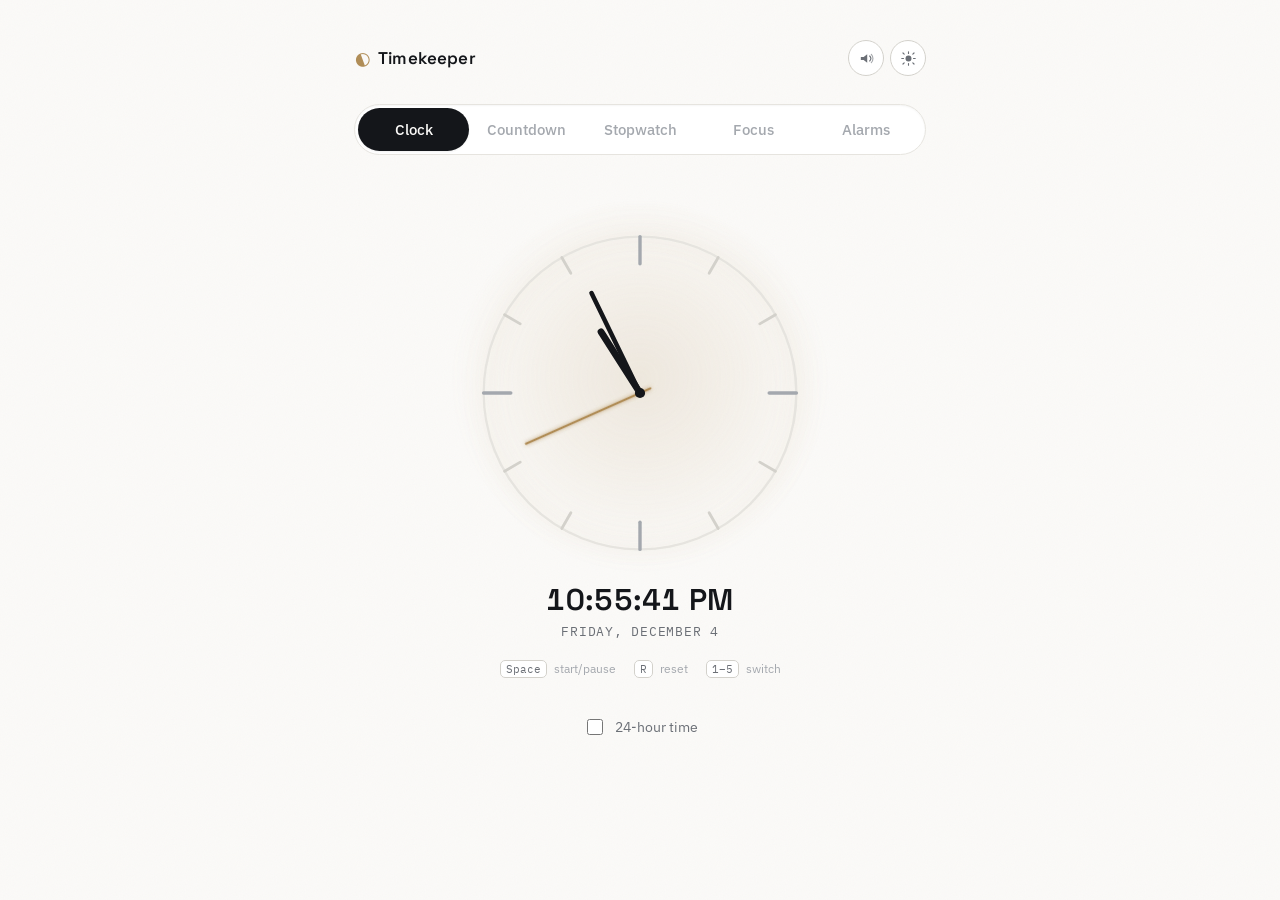
<file: index.html>
<!DOCTYPE html>
<html lang="en">
<head>
<meta charset="UTF-8">
<meta name="viewport" content="width=device-width, initial-scale=1, viewport-fit=cover">
<title>Timekeeper</title>
<meta name="description" content="A clock, countdown, stopwatch, Pomodoro timer, and alarms, in one quiet instrument.">
<meta name="theme-color" content="#fbfaf8" media="(prefers-color-scheme: light)">
<meta name="theme-color" content="#0e0f12" media="(prefers-color-scheme: dark)">
<meta name="color-scheme" content="light dark">
<meta name="mobile-web-app-capable" content="yes">
<meta name="apple-mobile-web-app-capable" content="yes">
<meta name="apple-mobile-web-app-status-bar-style" content="default">

<link rel="manifest" href="manifest.json">
<link rel="icon" href="icons/icon-192.png" type="image/png">
<link rel="apple-touch-icon" href="icons/icon-192.png">

<link rel="preconnect" href="https://fonts.googleapis.com">
<link rel="preconnect" href="https://fonts.gstatic.com" crossorigin>
<link href="https://fonts.googleapis.com/css2?family=Space+Grotesk:wght@400;500;600;700&family=IBM+Plex+Sans:wght@400;500;600&family=IBM+Plex+Mono:wght@400;500&display=swap" rel="stylesheet">

<link rel="stylesheet" href="css/style.css">

<!-- Applied before paint so the correct theme renders on first frame, no flash. -->
<script>
  (function () {
    try {
      var t = localStorage.getItem('tk:theme');
      if (t === 'light' || t === 'dark') document.documentElement.setAttribute('data-theme', t);
    } catch (e) {}
  })();
</script>
</head>
<body>

<div class="grain" aria-hidden="true"></div>

<div class="app">

  <!-- ===== Header ===== -->
  <header class="header">
    <div class="wordmark">
      <span class="wordmark-mark" aria-hidden="true">◐</span>
      <span class="wordmark-text">Timekeeper</span>
    </div>
    <div class="header-actions">
      <button class="icon-btn" id="soundToggle" type="button" aria-label="Mute sound" aria-pressed="false">
        <svg class="icon icon-sound-on" viewBox="0 0 24 24" fill="none" aria-hidden="true"><path d="M4 10v4h4l5 4V6L8 10H4Z" fill="currentColor"/><path d="M16.5 8.5a5 5 0 0 1 0 7" stroke="currentColor" stroke-width="1.6" stroke-linecap="round"/><path d="M18.8 6.2a8.5 8.5 0 0 1 0 11.6" stroke="currentColor" stroke-width="1.6" stroke-linecap="round" opacity="0.6"/></svg>
        <svg class="icon icon-sound-off" viewBox="0 0 24 24" fill="none" aria-hidden="true"><path d="M4 10v4h4l5 4V6L8 10H4Z" fill="currentColor"/><path d="M16 9l4.5 6M20.5 9 16 15" stroke="currentColor" stroke-width="1.6" stroke-linecap="round"/></svg>
      </button>
      <button class="icon-btn" id="themeToggle" type="button" aria-label="Switch to dark theme" aria-pressed="false">
        <svg class="icon icon-sun" viewBox="0 0 24 24" fill="none" aria-hidden="true"><circle cx="12" cy="12" r="4.2" fill="currentColor"/><g stroke="currentColor" stroke-width="1.6" stroke-linecap="round"><path d="M12 2.5v2.4M12 19.1v2.4M4.2 4.2l1.7 1.7M18.1 18.1l1.7 1.7M2.5 12h2.4M19.1 12h2.4M4.2 19.8l1.7-1.7M18.1 5.9l1.7-1.7"/></g></svg>
        <svg class="icon icon-moon" viewBox="0 0 24 24" fill="none" aria-hidden="true"><path d="M20 14.5A8.5 8.5 0 1 1 9.5 4a6.8 6.8 0 0 0 10.5 10.5Z" fill="currentColor"/></svg>
      </button>
      <button class="install-btn" id="installBtn" hidden type="button">Install app</button>
    </div>
  </header>

  <!-- ===== Mode switcher ===== -->
  <nav class="switcher" role="tablist" aria-label="Choose a mode">
    <span class="switcher-pill" id="switcherPill" aria-hidden="true"></span>
    <button class="switcher-item" role="tab" data-mode="clock" aria-selected="true">Clock</button>
    <button class="switcher-item" role="tab" data-mode="countdown" aria-selected="false">Countdown</button>
    <button class="switcher-item" role="tab" data-mode="stopwatch" aria-selected="false">Stopwatch</button>
    <button class="switcher-item" role="tab" data-mode="pomodoro" aria-selected="false">Focus</button>
    <button class="switcher-item" role="tab" data-mode="alarms" aria-selected="false">Alarms</button>
  </nav>

  <!-- ===== Stage: ring + digits, shared by clock/countdown/stopwatch/pomodoro ===== -->
  <main class="stage" id="stage">

    <div class="ring-wrap" id="ringWrap">
      <div class="ring-glow" aria-hidden="true"></div>
      <svg class="ring" viewBox="0 0 300 300" aria-hidden="true">
        <defs>
          <linearGradient id="ringGradBrass" x1="0%" y1="0%" x2="100%" y2="100%">
            <stop offset="0%" stop-color="#d9b878"/>
            <stop offset="100%" stop-color="#9d7a45"/>
          </linearGradient>
          <linearGradient id="ringGradNavy" x1="0%" y1="0%" x2="100%" y2="100%">
            <stop offset="0%" stop-color="#3a4f85"/>
            <stop offset="100%" stop-color="#161f38"/>
          </linearGradient>
        </defs>
        <circle class="ring-track" cx="150" cy="150" r="138"></circle>
        <circle class="ring-progress" id="ringProgress" cx="150" cy="150" r="138"></circle>
        <!-- Parked at the 3 o'clock point (cx = cx-center + r) because the whole
             .ring svg carries a -90deg CSS rotation (the same trick ring-progress's
             stroke-dashoffset relies on to start at 12 instead of 3). Starting the
             tick here means JS's rotate(0deg) lands it at 12, not 9. -->
        <circle class="ring-tick" id="ringTick" cx="288" cy="150" r="3.5"></circle>
      </svg>

      <!-- Analog watch face: hour ticks + hour/minute/second hands. Only shown in Clock mode. -->
      <svg class="hands" id="handsSvg" viewBox="0 0 300 300" aria-hidden="true">
        <g id="hourTicks"></g>
        <line class="hand hand-hour" id="handHour" x1="150" y1="150" x2="150" y2="86"></line>
        <line class="hand hand-minute" id="handMinute" x1="150" y1="150" x2="150" y2="52"></line>
        <line class="hand hand-second" id="handSecond" x1="150" y1="160" x2="150" y2="40"></line>
        <circle class="hand-pivot" cx="150" cy="150" r="4.5"></circle>
      </svg>

      <div class="readout">
        <div class="digits" id="digits" aria-live="off">00:00:00</div>
        <div class="sub" id="subLabel">&nbsp;</div>
      </div>
    </div>

    <!-- Clock's own digital readout, given its own room below the dial so it
         never fights the hands for space (a hand can sweep through any point
         inside the circle; this can't). -->
    <div class="clock-meta" id="clockMeta" hidden>
      <div class="clock-meta-time" id="clockDigital">00:00:00</div>
      <div class="clock-meta-date" id="clockDate">&nbsp;</div>
    </div>

    <!-- Pomodoro session dots -->
    <div class="session-dots" id="sessionDots" hidden></div>

    <!-- Shared transport controls (countdown / stopwatch / pomodoro) -->
    <div class="transport" id="transport" hidden>
      <button class="btn btn-ghost" id="resetBtn" type="button">Reset</button>
      <button class="btn btn-primary" id="startBtn" type="button">Start</button>
      <button class="btn btn-ghost" id="lapBtn" type="button" hidden>Lap</button>
      <button class="btn btn-ghost btn-icon-text" id="addMinuteBtn" type="button" hidden>+1:00</button>
    </div>

    <p class="kbd-hint" id="kbdHint" aria-hidden="true">
      <span><kbd>Space</kbd> start/pause</span>
      <span><kbd>R</kbd> reset</span>
      <span><kbd>1–5</kbd> switch</span>
    </p>

  </main>

  <!-- ===== Mode panels: mode-specific content below the stage ===== -->

  <!-- Clock options -->
  <section class="panel" id="panel-clock" data-panel="clock">
    <label class="toggle">
      <input type="checkbox" id="clock24h">
      <span>24-hour time</span>
    </label>
  </section>

  <!-- Countdown presets & entry -->
  <section class="panel" id="panel-countdown" data-panel="countdown" hidden>
    <div class="chips" id="countdownChips"></div>
    <div class="time-entry" id="countdownEntry">
      <div class="entry-field">
        <input type="number" id="cdHours" min="0" max="23" value="0" inputmode="numeric" aria-label="Hours">
        <label>hr</label>
      </div>
      <div class="entry-field">
        <input type="number" id="cdMinutes" min="0" max="59" value="5" inputmode="numeric" aria-label="Minutes">
        <label>min</label>
      </div>
      <div class="entry-field">
        <input type="number" id="cdSeconds" min="0" max="59" value="0" inputmode="numeric" aria-label="Seconds">
        <label>sec</label>
      </div>
      <button class="btn btn-text" id="savePresetBtn" type="button">Save as preset</button>
    </div>
  </section>

  <!-- Stopwatch laps -->
  <section class="panel" id="panel-stopwatch" data-panel="stopwatch" hidden>
    <ol class="laps" id="lapsList"></ol>
  </section>

  <!-- Pomodoro settings -->
  <section class="panel" id="panel-pomodoro" data-panel="pomodoro" hidden>
    <div class="time-entry">
      <div class="entry-field">
        <input type="number" id="pomoFocus" min="1" max="120" value="25" inputmode="numeric" aria-label="Focus minutes">
        <label>focus</label>
      </div>
      <div class="entry-field">
        <input type="number" id="pomoShort" min="1" max="60" value="5" inputmode="numeric" aria-label="Short break minutes">
        <label>short</label>
      </div>
      <div class="entry-field">
        <input type="number" id="pomoLong" min="1" max="60" value="15" inputmode="numeric" aria-label="Long break minutes">
        <label>long</label>
      </div>
      <div class="entry-field">
        <input type="number" id="pomoRounds" min="1" max="12" value="4" inputmode="numeric" aria-label="Rounds before long break">
        <label>rounds</label>
      </div>
    </div>
  </section>

  <!-- Alarms -->
  <section class="panel" id="panel-alarms" data-panel="alarms" hidden>
    <div class="alarm-entry">
      <input type="time" id="alarmTime" aria-label="Alarm time">
      <input type="text" id="alarmLabel" placeholder="Label (optional)" maxlength="40">
      <button class="btn btn-primary btn-compact" id="addAlarmBtn" type="button">Add</button>
    </div>
    <div class="alarm-days" id="alarmDays">
      <button class="day-chip" data-day="0" type="button">S</button>
      <button class="day-chip" data-day="1" type="button">M</button>
      <button class="day-chip" data-day="2" type="button">T</button>
      <button class="day-chip" data-day="3" type="button">W</button>
      <button class="day-chip" data-day="4" type="button">T</button>
      <button class="day-chip" data-day="5" type="button">F</button>
      <button class="day-chip" data-day="6" type="button">S</button>
    </div>
    <p class="hint">Repeats only on selected days. Leave none selected for a one-time alarm.</p>
    <ol class="alarms-list" id="alarmsList"></ol>
    <p class="hint hint-quiet">Alarms sound while Timekeeper is open in a browser tab or installed window. Keep it running for it to ring.</p>
  </section>

</div>

<!-- Full-screen alarm-ringing takeover: replaces the old beep-and-toast with
     something you can actually act on — stop it, or push it back 5 minutes. -->
<div class="ring-overlay" id="alarmRingOverlay" hidden role="alertdialog" aria-modal="true" aria-labelledby="alarmRingLabel">
  <div class="ring-overlay-card">
    <div class="ring-overlay-icon" aria-hidden="true">⏰</div>
    <div class="ring-overlay-time" id="alarmRingTime">00:00</div>
    <div class="ring-overlay-label" id="alarmRingLabel">Alarm</div>
    <div class="ring-overlay-actions">
      <button class="btn btn-ghost btn-lg" id="alarmSnoozeBtn" type="button">Snooze 5m</button>
      <button class="btn btn-primary btn-lg" id="alarmStopBtn" type="button">Stop</button>
    </div>
  </div>
</div>

<div class="toast" id="toast" role="status" aria-live="polite"></div>

<script src="js/app.js"></script>
</body>
</html>
</file>
<file: css/style.css>
/* ============================================================
   Timekeeper — design tokens
   Concept: a precision instrument on paper. Ink and brass on
   white (or brass on graphite at night), tabular digits, a
   single brass ring as the signature element across every mode.
   ============================================================ */

:root {
  --paper: #fbfaf8;
  --paper-raised: #ffffff;
  --ink: #14161a;
  --ink-soft: #6b6f76;
  --ink-faint: #a4a8ae;
  --brass: #b08d57;
  --brass-strong: #9d7a45;
  --brass-soft: #ddc9a3;
  --focus-navy: #1d2b4f;
  --line: #e6e4df;
  --line-strong: #d3d1cb;
  --danger: #a4432f;

  --shadow-color: 20, 18, 14;
  --shadow-sm: 0 1px 2px rgba(var(--shadow-color), 0.06);
  --shadow-md: 0 6px 18px -6px rgba(var(--shadow-color), 0.16), 0 2px 6px rgba(var(--shadow-color), 0.08);
  --shadow-lg: 0 20px 44px -12px rgba(var(--shadow-color), 0.22);
  --ring-glow-color: 176, 141, 87;

  --font-display: 'Space Grotesk', 'Helvetica Neue', Arial, sans-serif;
  --font-body: 'IBM Plex Sans', 'Helvetica Neue', Arial, sans-serif;
  --font-mono: 'IBM Plex Mono', 'SFMono-Regular', Consolas, monospace;

  /* Floor keeps the ring legible on the narrowest phones; ceiling keeps it from
     ballooning on tablets, since vw alone would keep growing past a comfortable size. */
  --ring-size: clamp(188px, 62vw, 340px);
  --ease: cubic-bezier(0.22, 1, 0.36, 1);
  --spring: cubic-bezier(0.34, 1.56, 0.64, 1);

  --safe-t: env(safe-area-inset-top, 0px);
  --safe-r: env(safe-area-inset-right, 0px);
  --safe-b: env(safe-area-inset-bottom, 0px);
  --safe-l: env(safe-area-inset-left, 0px);

  color-scheme: light;
}

/* Dark theme — follows the system by default, overridable via the header toggle
   (which sets data-theme on <html> and persists it to localStorage). */
@media (prefers-color-scheme: dark) {
  :root:not([data-theme="light"]) {
    --paper: #0e0f12;
    --paper-raised: #17181c;
    --ink: #f1efe9;
    --ink-soft: #a3a7ae;
    --ink-faint: #6b6f76;
    --brass: #d9b878;
    --brass-strong: #e9cd97;
    --brass-soft: #4a4130;
    --focus-navy: #7c93d6;
    --line: #2a2b30;
    --line-strong: #3a3b40;
    --danger: #d97a63;
    --shadow-color: 0, 0, 0;
    --ring-glow-color: 217, 184, 120;
    color-scheme: dark;
  }
}
:root[data-theme="dark"] {
  --paper: #0e0f12;
  --paper-raised: #17181c;
  --ink: #f1efe9;
  --ink-soft: #a3a7ae;
  --ink-faint: #6b6f76;
  --brass: #d9b878;
  --brass-strong: #e9cd97;
  --brass-soft: #4a4130;
  --focus-navy: #7c93d6;
  --line: #2a2b30;
  --line-strong: #3a3b40;
  --danger: #d97a63;
  --shadow-color: 0, 0, 0;
  --ring-glow-color: 217, 184, 120;
  color-scheme: dark;
}

* { box-sizing: border-box; }

/* The `hidden` attribute is how every mode-specific block in this app is
   shown/hidden. Without this rule, any element that also has an unconditional
   `display` declaration (e.g. .transport, .session-dots use display:flex)
   would win the cascade over the browser's own [hidden] rule and show anyway,
   since author CSS outranks the user-agent stylesheet regardless of
   specificity. This guarantees hidden always means hidden. */
[hidden] {
  display: none !important;
}

html, body {
  margin: 0;
  padding: 0;
  background: var(--paper);
  color: var(--ink);
  font-family: var(--font-body);
  -webkit-font-smoothing: antialiased;
  transition: background 0.35s var(--ease), color 0.35s var(--ease);
}

body {
  min-height: 100vh;
  min-height: 100dvh;
  display: flex;
  justify-content: center;
  position: relative;
}

/* A whisper of paper grain so the instrument doesn't read as a flat digital
   rectangle — visible only as texture, never as pattern. */
.grain {
  position: fixed;
  inset: 0;
  z-index: 0;
  pointer-events: none;
  opacity: 0.035;
  mix-blend-mode: multiply;
  background-image: url("data:image/svg+xml;utf8,<svg xmlns='http://www.w3.org/2000/svg' width='120' height='120'><filter id='n'><feTurbulence type='fractalNoise' baseFrequency='0.9' numOctaves='2' stitchTiles='stitch'/></filter><rect width='100%25' height='100%25' filter='url(%23n)'/></svg>");
}
:root[data-theme="dark"] .grain { mix-blend-mode: overlay; opacity: 0.05; }
@media (prefers-color-scheme: dark) {
  :root:not([data-theme="light"]) .grain { mix-blend-mode: overlay; opacity: 0.05; }
}

.app {
  position: relative;
  z-index: 1;
  width: 100%;
  max-width: 560px;
  padding: calc(28px + var(--safe-t)) calc(24px + var(--safe-r)) calc(56px + var(--safe-b)) calc(24px + var(--safe-l));
  display: flex;
  flex-direction: column;
  min-height: 100dvh;
}

button {
  font-family: inherit;
  cursor: pointer;
  -webkit-tap-highlight-color: transparent;
  touch-action: manipulation;
}

input {
  font-family: inherit;
  -webkit-tap-highlight-color: transparent;
}

:focus-visible {
  outline: 2px solid var(--focus-navy);
  outline-offset: 3px;
  border-radius: 4px;
}

/* ============================================================
   Header
   ============================================================ */

.header {
  display: flex;
  align-items: center;
  justify-content: space-between;
  margin-bottom: 28px;
  gap: 12px;
}

.wordmark {
  display: flex;
  align-items: center;
  gap: 8px;
  color: var(--ink);
  min-width: 0;
}

.wordmark-mark {
  font-size: 18px;
  color: var(--brass);
  transform: rotate(-20deg);
  display: inline-block;
}

.wordmark-text {
  font-family: var(--font-display);
  font-weight: 600;
  font-size: 17px;
  letter-spacing: 0.01em;
  white-space: nowrap;
}

.header-actions {
  display: flex;
  align-items: center;
  gap: 6px;
  flex: 0 0 auto;
}

.icon-btn {
  display: flex;
  align-items: center;
  justify-content: center;
  width: 36px;
  height: 36px;
  border-radius: 50%;
  border: 1px solid var(--line-strong);
  background: var(--paper-raised);
  color: var(--ink-soft);
  transition: border-color 0.2s var(--ease), color 0.2s var(--ease), transform 0.15s var(--spring), box-shadow 0.2s var(--ease);
}
.icon-btn:hover { border-color: var(--brass); color: var(--ink); box-shadow: var(--shadow-sm); }
.icon-btn:active { transform: scale(0.9); }
.icon-btn .icon { width: 17px; height: 17px; }

.icon-sound-off, .icon-moon { display: none; }
.icon-btn[aria-pressed="true"] .icon-sound-on { display: none; }
.icon-btn[aria-pressed="true"] .icon-sound-off { display: block; }
#themeToggle .icon-sun { display: block; }
#themeToggle .icon-moon { display: none; }
:root[data-theme="dark"] #themeToggle .icon-sun { display: none; }
:root[data-theme="dark"] #themeToggle .icon-moon { display: block; }
@media (prefers-color-scheme: dark) {
  :root:not([data-theme="light"]) #themeToggle .icon-sun { display: none; }
  :root:not([data-theme="light"]) #themeToggle .icon-moon { display: block; }
}

.install-btn {
  border: 1px solid var(--line-strong);
  background: var(--paper-raised);
  color: var(--ink-soft);
  font-size: 13px;
  padding: 7px 13px;
  border-radius: 100px;
  transition: border-color 0.2s var(--ease), color 0.2s var(--ease), box-shadow 0.2s var(--ease), transform 0.15s var(--spring);
}

.install-btn:hover {
  border-color: var(--brass);
  color: var(--ink);
  box-shadow: var(--shadow-sm);
}
.install-btn:active { transform: scale(0.96); }

/* ============================================================
   Mode switcher — a segmented control with a sliding pill,
   rather than a bare underline, for a more tactile feel.
   ============================================================ */

.switcher {
  position: relative;
  display: flex;
  gap: 2px;
  padding: 3px;
  background: var(--paper-raised);
  border: 1px solid var(--line);
  border-radius: 100px;
  margin-bottom: 28px;
  overflow-x: auto;
  scrollbar-width: none;
  box-shadow: inset 0 1px 2px rgba(var(--shadow-color), 0.04);
}
.switcher::-webkit-scrollbar { display: none; }

.switcher-pill {
  position: absolute;
  top: 3px;
  bottom: 3px;
  left: 3px;
  width: 0;
  background: var(--ink);
  border-radius: 100px;
  transition: transform 0.38s var(--spring), width 0.38s var(--spring);
  box-shadow: var(--shadow-sm);
  z-index: 0;
}

.switcher-item {
  position: relative;
  z-index: 1;
  flex: 0 0 auto;
  background: none;
  border: none;
  color: var(--ink-faint);
  font-size: 13.5px;
  font-weight: 500;
  padding: 10px 14px;
  min-height: 40px;
  white-space: nowrap;
  border-radius: 100px;
  transition: color 0.25s var(--ease);
}

.switcher-item[aria-selected="true"] {
  color: var(--paper);
}

.switcher-item:hover:not([aria-selected="true"]) {
  color: var(--ink);
}

/* ============================================================
   Stage — ring + digital readout (the signature element)
   ============================================================ */

.stage {
  display: flex;
  flex-direction: column;
  align-items: center;
  padding: 32px 0 8px;
}

.ring-wrap, .clock-meta, .session-dots {
  transition: opacity 0.3s var(--ease), transform 0.3s var(--ease);
}
.stage.mode-switching .ring-wrap,
.stage.mode-switching .clock-meta,
.stage.mode-switching .session-dots {
  opacity: 0;
  transform: translateY(8px) scale(0.985);
  transition: none;
}

.ring-wrap {
  position: relative;
  width: var(--ring-size);
  height: var(--ring-size);
}

/* Soft ambient glow seated behind the ring, echoing the brass accent —
   the one place this "quiet instrument" gets to feel lit from within. */
.ring-glow {
  position: absolute;
  inset: -6%;
  border-radius: 50%;
  background: radial-gradient(circle at 50% 46%, rgba(var(--ring-glow-color), 0.16), rgba(var(--ring-glow-color), 0) 68%);
  filter: blur(2px);
  pointer-events: none;
}

.ring {
  position: relative;
  width: 100%;
  height: 100%;
  transform: rotate(-90deg);
  filter: drop-shadow(0 2px 10px rgba(var(--ring-glow-color), 0.28));
}

.ring-track {
  fill: none;
  stroke: var(--line);
  stroke-width: 2;
}

.ring-progress {
  fill: none;
  stroke: url(#ringGradBrass);
  stroke-width: 3;
  stroke-linecap: round;
  stroke-dasharray: 867.08; /* 2 * PI * 138 */
  stroke-dashoffset: 867.08;
  transition: stroke-dashoffset 0.4s linear, stroke 0.3s var(--ease);
}

.ring-tick {
  fill: var(--brass);
  transition: transform 0.9s linear;
  transform-origin: 150px 150px;
  filter: drop-shadow(0 0 3px rgba(var(--ring-glow-color), 0.6));
}

/* Analog hands overlay — only visible in Clock mode */
.hands {
  position: absolute;
  inset: 0;
  width: 100%;
  height: 100%;
  display: none;
}

.ring-wrap.mode-clock .hands {
  display: block;
}

/* Ring stays as a quiet static face outline in Clock mode; the hands do the telling */
.ring-wrap.mode-clock .ring-progress,
.ring-wrap.mode-clock .ring-tick {
  opacity: 0;
}

.hour-tick {
  stroke: var(--line-strong);
  stroke-width: 2.5;
  stroke-linecap: round;
}

.hour-tick.major {
  stroke: var(--ink-faint);
  stroke-width: 3;
}

.hand {
  stroke-linecap: round;
  transform-origin: 150px 150px;
  transition: transform 0.2s var(--spring);
}

.hand-hour {
  stroke: var(--ink);
  stroke-width: 6;
}

.hand-minute {
  stroke: var(--ink);
  stroke-width: 4;
}

.hand-second {
  stroke: var(--brass);
  stroke-width: 2;
  filter: drop-shadow(0 0 2px rgba(var(--ring-glow-color), 0.7));
}

.hand-pivot {
  fill: var(--ink);
}

/* Digital readout is hidden inside the dial in Clock mode — the clock-meta
   block below the ring shows the time/date instead, with room to breathe. */
.ring-wrap.mode-clock .readout {
  display: none;
}

.clock-meta {
  margin-top: 22px;
  text-align: center;
  max-width: 100%;
  padding: 0 12px;
}

.clock-meta-time {
  font-family: var(--font-display);
  font-weight: 600;
  font-variant-numeric: tabular-nums;
  font-size: clamp(22px, 6vw, 30px);
  color: var(--ink);
  letter-spacing: 0.01em;
  line-height: 1;
}

.clock-meta-date {
  margin-top: 8px;
  font-family: var(--font-mono);
  font-size: 12.5px;
  letter-spacing: 0.06em;
  text-transform: uppercase;
  color: var(--ink-soft);
}

.readout {
  position: absolute;
  inset: 0;
  display: flex;
  flex-direction: column;
  align-items: center;
  justify-content: center;
  text-align: center;
  padding: 0 12px;
}

.digits {
  font-family: var(--font-display);
  font-weight: 600;
  font-variant-numeric: tabular-nums;
  font-size: clamp(34px, 9vw, 52px);
  letter-spacing: 0.01em;
  line-height: 1;
  transition: transform 0.15s var(--ease);
}

.digits.pulse {
  animation: pulse 1s var(--ease) infinite;
}

.digits-cs {
  font-size: 0.5em;
  font-weight: 500;
  color: var(--ink-soft);
  letter-spacing: 0;
  margin-left: 1px;
}

.ring-wrap.mode-stopwatch .digits {
  font-size: clamp(28px, 7.5vw, 44px);
}

.laps li .digits-cs {
  font-size: 0.85em;
}

@keyframes pulse {
  0%, 100% { opacity: 1; transform: scale(1); }
  50% { opacity: 0.55; transform: scale(1.04); }
}

.sub {
  margin-top: 10px;
  font-family: var(--font-mono);
  font-size: 12.5px;
  letter-spacing: 0.06em;
  text-transform: uppercase;
  color: var(--ink-soft);
  min-height: 16px;
}

/* Pomodoro session dots */
.session-dots {
  display: flex;
  gap: 7px;
  margin-top: 26px;
}

.session-dot {
  width: 6px;
  height: 6px;
  border-radius: 50%;
  background: var(--line-strong);
  transition: background 0.3s var(--ease), transform 0.3s var(--ease);
}

.session-dot.done {
  background: var(--brass);
}

.session-dot.current {
  background: var(--focus-navy);
  transform: scale(1.3);
}

/* ============================================================
   Transport controls
   ============================================================ */

.transport {
  display: flex;
  align-items: center;
  justify-content: center;
  flex-wrap: wrap;
  gap: 12px;
  margin-top: 30px;
}

.btn {
  border-radius: 100px;
  border: 1px solid transparent;
  font-size: 14px;
  font-weight: 500;
  padding: 12px 26px;
  transition: transform 0.15s var(--spring), background 0.2s var(--ease), border-color 0.2s var(--ease), color 0.2s var(--ease), box-shadow 0.2s var(--ease);
}

.btn:active {
  transform: scale(0.96);
}

.btn-primary {
  background: linear-gradient(180deg, var(--ink) 0%, color-mix(in srgb, var(--ink) 88%, black) 100%);
  color: var(--paper);
  min-width: 120px;
  box-shadow: var(--shadow-md);
}

.btn-primary:hover {
  background: var(--focus-navy);
  transform: translateY(-1px);
  box-shadow: var(--shadow-lg);
}
.btn-primary:active { transform: scale(0.96); }

.btn-primary.is-running {
  background: var(--paper-raised);
  color: var(--ink);
  border-color: var(--ink);
  box-shadow: var(--shadow-sm);
}
.btn-primary.is-running:hover { background: var(--paper-raised); }

.btn-lg {
  padding: 15px 30px;
  font-size: 15px;
  min-width: 140px;
}

.btn-ghost {
  background: var(--paper-raised);
  border-color: var(--line-strong);
  color: var(--ink-soft);
}

.btn-ghost:hover {
  border-color: var(--ink);
  color: var(--ink);
  box-shadow: var(--shadow-sm);
}

.btn-icon-text {
  font-family: var(--font-mono);
  font-size: 12.5px;
}

.btn-compact {
  padding: 10px 18px;
  min-width: 0;
}

.btn-text {
  background: none;
  border: none;
  color: var(--brass);
  font-size: 13px;
  padding: 6px 4px;
  white-space: nowrap;
}

.btn-text:hover {
  color: var(--ink);
}

/* A quiet hint for people on a real keyboard — hidden on touch-first widths
   where it would just be noise. */
.kbd-hint {
  display: flex;
  justify-content: center;
  gap: 18px;
  flex-wrap: wrap;
  margin: 22px 0 0;
  font-size: 11.5px;
  color: var(--ink-faint);
}
.kbd-hint kbd {
  font-family: var(--font-mono);
  font-size: 10.5px;
  border: 1px solid var(--line-strong);
  border-radius: 5px;
  padding: 1px 5px;
  margin-right: 4px;
  color: var(--ink-soft);
  background: var(--paper-raised);
}
@media (max-width: 700px), (pointer: coarse) {
  .kbd-hint { display: none; }
}

/* ============================================================
   Panels — mode-specific content
   ============================================================ */

.panel {
  margin-top: 32px;
  animation: panel-in 0.32s var(--ease);
}

@keyframes panel-in {
  from { opacity: 0; transform: translateY(6px); }
  to { opacity: 1; transform: translateY(0); }
}

.toggle {
  display: flex;
  align-items: center;
  justify-content: center;
  gap: 9px;
  font-size: 14px;
  color: var(--ink-soft);
}

.toggle input {
  width: 16px;
  height: 16px;
  accent-color: var(--brass);
}

/* Countdown chips */
.chips {
  display: flex;
  flex-wrap: wrap;
  gap: 8px;
  justify-content: center;
  margin-bottom: 22px;
}

.chip {
  border: 1px solid var(--line-strong);
  background: var(--paper-raised);
  color: var(--ink);
  font-size: 13px;
  padding: 8px 16px;
  border-radius: 100px;
  transition: border-color 0.2s var(--ease), background 0.2s var(--ease), box-shadow 0.2s var(--ease), transform 0.15s var(--spring);
  display: flex;
  align-items: center;
  gap: 6px;
}

.chip:hover {
  border-color: var(--brass);
  box-shadow: var(--shadow-sm);
}
.chip:active { transform: scale(0.96); }

.chip.custom {
  padding-right: 8px;
}

.chip-remove {
  background: none;
  border: none;
  color: var(--ink-faint);
  font-size: 14px;
  line-height: 1;
  padding: 2px;
}

.chip-remove:hover {
  color: var(--danger);
}

/* Time entry (countdown / pomodoro) */
.time-entry {
  display: flex;
  align-items: flex-end;
  justify-content: center;
  gap: clamp(10px, 4vw, 18px);
  flex-wrap: wrap;
}

.entry-field {
  display: flex;
  flex-direction: column;
  align-items: center;
  gap: 6px;
}

.entry-field input {
  width: clamp(42px, 13vw, 58px);
  text-align: center;
  font-family: var(--font-mono);
  font-size: 20px;
  border: none;
  border-bottom: 1px solid var(--line-strong);
  background: transparent;
  color: var(--ink);
  padding: 8px 0;
  transition: border-color 0.2s var(--ease);
}

.entry-field input:focus {
  border-color: var(--brass);
  outline: none;
}

.entry-field label {
  font-size: 11px;
  letter-spacing: 0.08em;
  text-transform: uppercase;
  color: var(--ink-faint);
}

/* Stopwatch laps */
.laps {
  list-style: none;
  margin: 0;
  padding: 0;
  max-height: 220px;
  overflow-y: auto;
}

.laps li {
  display: flex;
  justify-content: space-between;
  font-family: var(--font-mono);
  font-size: 13.5px;
  padding: 10px 4px;
  border-bottom: 1px solid var(--line);
  color: var(--ink-soft);
  animation: panel-in 0.28s var(--ease);
}

.laps li:first-child {
  color: var(--ink);
  font-weight: 500;
}

.laps-empty {
  text-align: center;
  color: var(--ink-faint);
  font-size: 13px;
  padding: 14px 0;
}

/* Alarms */
.alarm-entry {
  display: flex;
  gap: 10px;
  margin-bottom: 14px;
}

.alarm-entry input[type="time"] {
  border: 1px solid var(--line-strong);
  border-radius: 8px;
  padding: 10px 12px;
  font-family: var(--font-mono);
  font-size: 14px;
  color: var(--ink);
  background: var(--paper-raised);
  flex: 0 0 auto;
}

.alarm-entry input[type="text"] {
  flex: 1;
  min-width: 0;
  border: 1px solid var(--line-strong);
  border-radius: 8px;
  padding: 10px 12px;
  font-size: 14px;
  color: var(--ink);
  background: var(--paper-raised);
}

.alarm-entry input:focus {
  border-color: var(--brass);
  outline: none;
}

.alarm-days {
  display: flex;
  gap: 6px;
  justify-content: center;
  margin-bottom: 10px;
}

.day-chip {
  width: clamp(32px, 9.5vw, 38px);
  height: clamp(32px, 9.5vw, 38px);
  border-radius: 50%;
  border: 1px solid var(--line-strong);
  background: var(--paper-raised);
  color: var(--ink-soft);
  font-size: 12px;
  transition: all 0.2s var(--spring);
}

.day-chip.active {
  background: var(--ink);
  border-color: var(--ink);
  color: var(--paper);
  box-shadow: var(--shadow-sm);
  transform: scale(1.06);
}

.hint {
  text-align: center;
  font-size: 12px;
  color: var(--ink-faint);
  margin: 10px 0 0;
}

.hint-quiet {
  margin-top: 18px;
  padding-top: 14px;
  border-top: 1px solid var(--line);
}

.alarms-list {
  list-style: none;
  margin: 18px 0 0;
  padding: 0;
}

.alarm-row {
  display: flex;
  align-items: center;
  justify-content: space-between;
  padding: 12px 2px;
  border-bottom: 1px solid var(--line);
  gap: 10px;
  animation: panel-in 0.28s var(--ease);
}

.alarm-row.disabled .alarm-time,
.alarm-row.disabled .alarm-label {
  color: var(--ink-faint);
}

.alarm-info {
  display: flex;
  flex-direction: column;
  gap: 2px;
  min-width: 0;
}

.alarm-time {
  font-family: var(--font-mono);
  font-size: 16px;
  color: var(--ink);
}

.alarm-label {
  font-size: 12px;
  color: var(--ink-soft);
  white-space: nowrap;
  overflow: hidden;
  text-overflow: ellipsis;
}

.alarm-controls {
  display: flex;
  align-items: center;
  gap: 12px;
  flex: 0 0 auto;
}

.alarm-delete {
  background: none;
  border: none;
  color: var(--ink-faint);
  font-size: 16px;
  transition: color 0.2s var(--ease), transform 0.15s var(--spring);
}
.alarm-delete:hover { color: var(--danger); }
.alarm-delete:active { transform: scale(0.85); }

/* Switch (alarm enable toggle) */
.switch {
  position: relative;
  width: 36px;
  height: 21px;
  border-radius: 100px;
  background: var(--line-strong);
  border: none;
  transition: background 0.2s var(--ease);
  flex: 0 0 auto;
}
.switch::after {
  content: '';
  position: absolute;
  top: 2px;
  left: 2px;
  width: 17px;
  height: 17px;
  border-radius: 50%;
  background: var(--paper-raised);
  transition: transform 0.25s var(--spring);
  box-shadow: 0 1px 2px rgba(0,0,0,0.15);
}
.switch.on {
  background: var(--brass);
}
.switch.on::after {
  transform: translateX(15px);
}

/* ============================================================
   Alarm ringing takeover
   ============================================================ */

.ring-overlay {
  position: fixed;
  inset: 0;
  z-index: 50;
  display: flex;
  align-items: center;
  justify-content: center;
  padding: 24px;
  background: color-mix(in srgb, var(--ink) 55%, transparent);
  backdrop-filter: blur(6px);
  -webkit-backdrop-filter: blur(6px);
  animation: overlay-in 0.3s var(--ease);
}

@keyframes overlay-in {
  from { opacity: 0; }
  to { opacity: 1; }
}

.ring-overlay-card {
  width: 100%;
  max-width: 360px;
  background: var(--paper-raised);
  border-radius: 24px;
  padding: 36px 28px 28px;
  text-align: center;
  box-shadow: var(--shadow-lg);
  animation: card-in 0.42s var(--spring);
}

@keyframes card-in {
  from { opacity: 0; transform: translateY(16px) scale(0.96); }
  to { opacity: 1; transform: translateY(0) scale(1); }
}

.ring-overlay-icon {
  font-size: 34px;
  animation: bell-swing 1.1s ease-in-out infinite;
  transform-origin: 50% 20%;
}

@keyframes bell-swing {
  0%, 100% { transform: rotate(0deg); }
  20% { transform: rotate(12deg); }
  40% { transform: rotate(-10deg); }
  60% { transform: rotate(6deg); }
  80% { transform: rotate(-4deg); }
}

.ring-overlay-time {
  margin-top: 14px;
  font-family: var(--font-display);
  font-weight: 600;
  font-variant-numeric: tabular-nums;
  font-size: 40px;
  color: var(--ink);
}

.ring-overlay-label {
  margin-top: 6px;
  font-size: 14px;
  color: var(--ink-soft);
}

.ring-overlay-actions {
  display: flex;
  gap: 10px;
  justify-content: center;
  margin-top: 26px;
  flex-wrap: wrap;
}

@media (prefers-reduced-motion: reduce) {
  .ring-overlay-icon { animation: none; }
}

/* ============================================================
   Toast
   ============================================================ */

.toast {
  position: fixed;
  left: 50%;
  bottom: 28px;
  transform: translate(-50%, 12px);
  background: var(--ink);
  color: var(--paper);
  font-size: 13px;
  padding: 11px 20px;
  border-radius: 100px;
  opacity: 0;
  pointer-events: none;
  transition: opacity 0.25s var(--ease), transform 0.25s var(--ease);
  z-index: 20;
  box-shadow: var(--shadow-lg);
}

.toast.show {
  opacity: 1;
  transform: translate(-50%, 0);
}

/* ============================================================
   Responsive
   ============================================================ */

/* Once a tab row has room to breathe, let the five modes divide it evenly
   instead of scrolling — reads more like a segmented control on standard
   phones and up, while the smallest phones keep the scrollable row below. */
@media (min-width: 420px) {
  .switcher-item {
    flex: 1 1 0;
    text-align: center;
  }
}

/* Smallest phones (older iPhone SE / compact Android) — reclaim margin and
   tighten the controls that would otherwise wrap awkwardly. */
@media (max-width: 380px) {
  .app { padding: calc(20px + var(--safe-t)) calc(16px + var(--safe-r)) calc(44px + var(--safe-b)) calc(16px + var(--safe-l)); }
  .header { margin-bottom: 20px; }
  .stage { padding-top: 24px; }
  .time-entry { gap: 10px; }
  .transport { gap: 10px; }
  .btn-primary { min-width: 104px; padding: 12px 20px; }
}

/* Very narrow phones in the 320-359px class — trim once more so the
   pomodoro row (4 fields) and alarm entry never force a scrollbar. */
@media (max-width: 359px) {
  .entry-field input { width: clamp(38px, 15vw, 48px); font-size: 18px; }
  .alarm-entry { gap: 8px; }
  .switcher-item { padding-left: 10px; padding-right: 10px; font-size: 13px; }
}

/* Tablets and large phones in landscape — the single-column layout still
   suits a utility instrument like this, so just give it more breathing room
   rather than reflowing into columns. */
@media (min-width: 600px) {
  .app { max-width: 620px; padding-top: calc(40px + var(--safe-t)); padding-bottom: calc(64px + var(--safe-b)); }
  .stage { padding-top: 40px; }
  .switcher-item { font-size: 14.5px; padding-top: 12px; padding-bottom: 12px; }
}

/* ============================================================
   Reduced motion
   ============================================================ */

@media (prefers-reduced-motion: reduce) {
  .digits.pulse { animation: none; }
  .panel, .laps li, .alarm-row { animation: none; }
  .ring-progress, .ring-tick, .switcher-pill, .switch::after {
    transition-duration: 0.01ms !important;
  }
}
</file>
